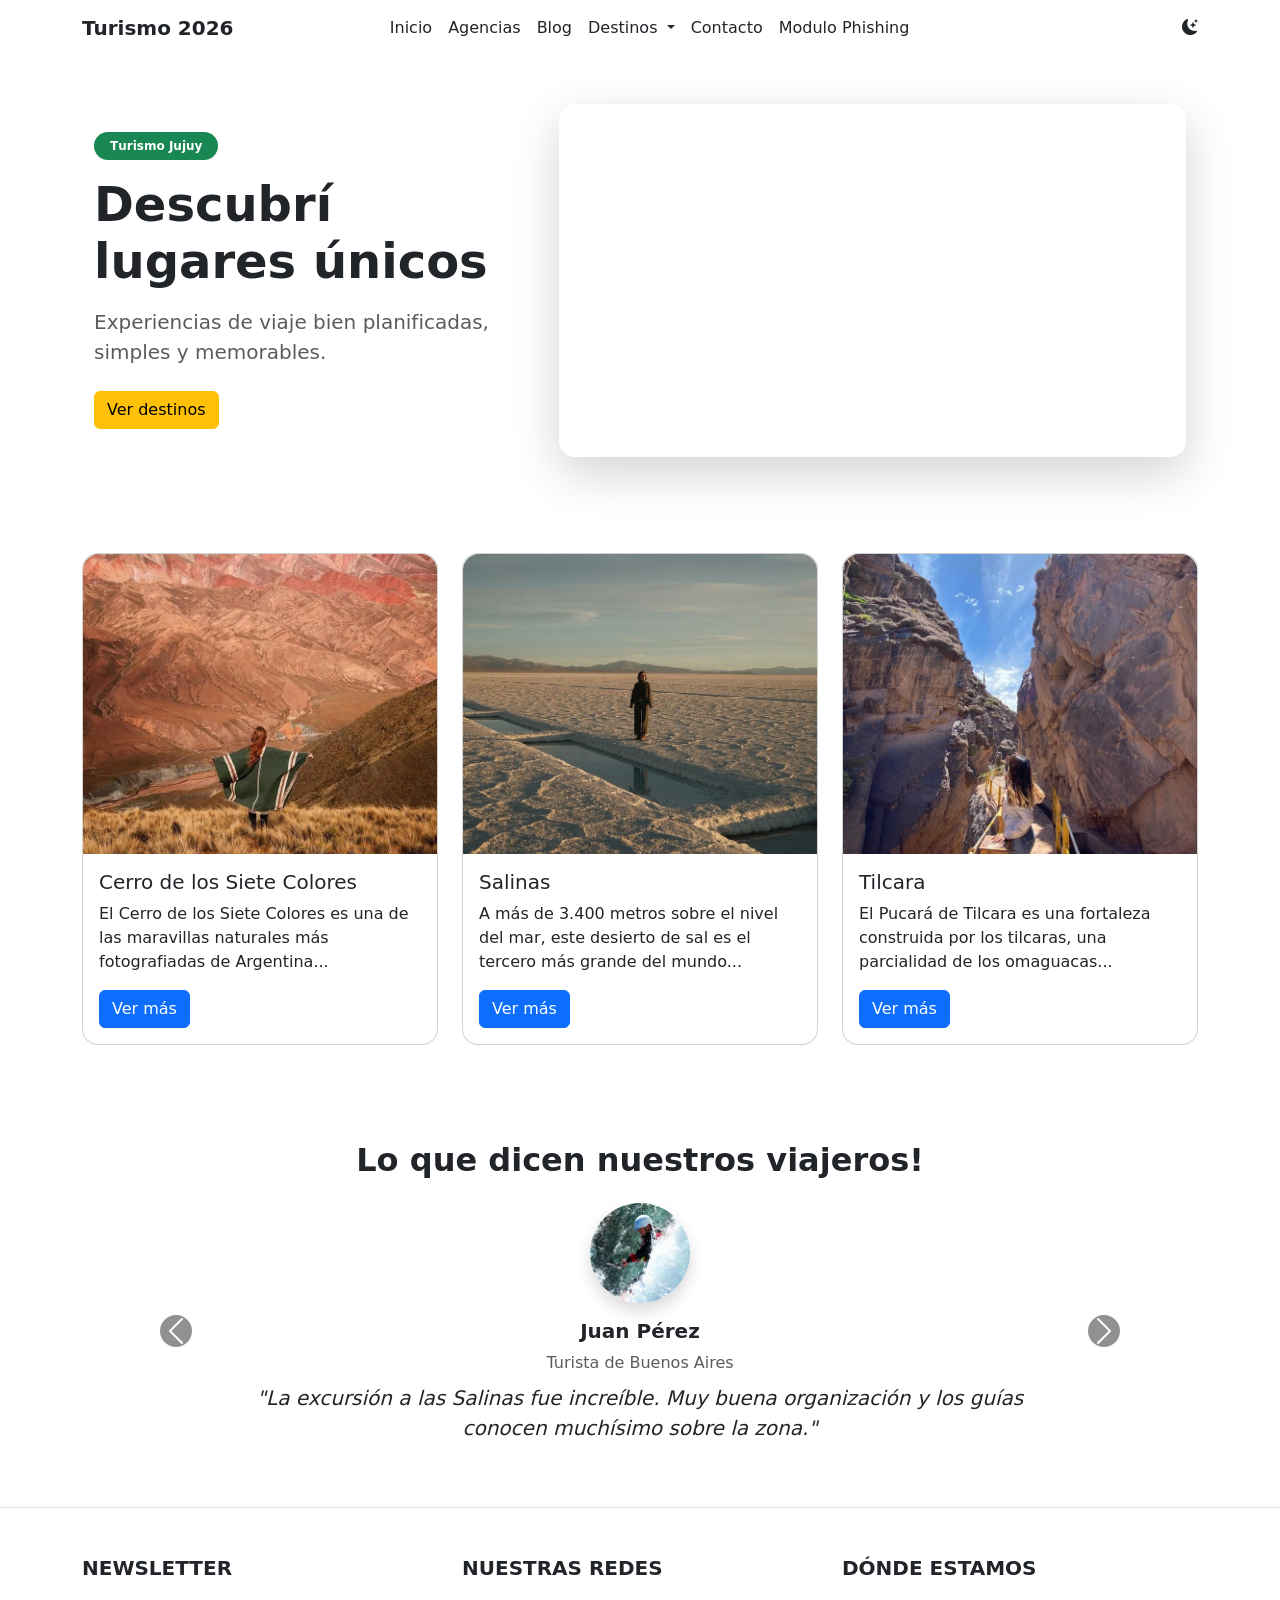
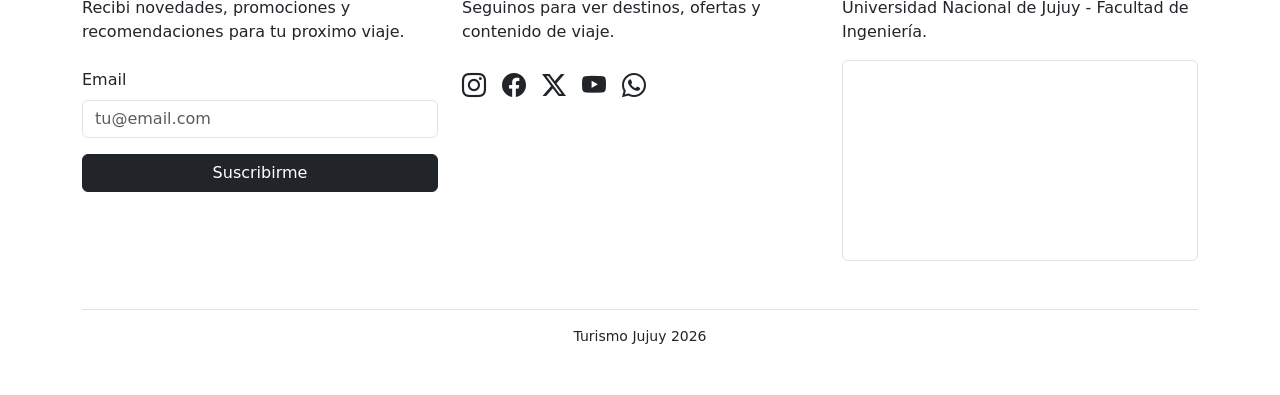
<file: index.html>
<!doctype html>
<html lang="es">

<head>
    <meta charset="UTF-8" />
    <meta name="viewport" content="width=device-width, initial-scale=1.0" />
    <title>Turismo Jujuy 2026 - Inicio</title>

    <link href="https://cdn.jsdelivr.net/npm/bootstrap@5.3.3/dist/css/bootstrap.min.css" rel="stylesheet" />
    <link rel="stylesheet" href="https://cdn.jsdelivr.net/npm/bootstrap-icons@1.11.3/font/bootstrap-icons.min.css" />

    <link rel="stylesheet" href="/assets/css/main.css" />
    <link rel="stylesheet" href="/assets/css/home.css" />
</head>

<body>
    <div id="navbar-placeholder"></div>
    <main class="container">
        <section class="py-5">
            <div class="container">
                <div class="row align-items-center g-4">
                    <div class="col-lg-5">
                        <span id="titulo-animado"  class="badge text-bg-success rounded-pill px-3 py-2 mb-3">
                Turismo Jujuy
              </span>
                        <h1 class="display-5 fw-bold mb-3">Descubrí lugares únicos</h1>
                        <p class="lead text-body-secondary mb-4">
                            Experiencias de viaje bien planificadas, simples y memorables.
                        </p>
                        <a href="/pages/destinos.html" class="btn btn-warning">Ver destinos</a>
                    </div>

                    <div class="col-lg-7">
                        <div class="position-relative rounded-4 overflow-hidden shadow-lg">
                            <div class="ratio ratio-16x9">
                                <iframe class="hero-yt" src="https://www.youtube.com/embed/TWhVhzpu040?autoplay=1&mute=1&controls=0&loop=1&playlist=TWhVhzpu040&modestbranding=1&rel=0" title="Video de presentacion" allow="autoplay; encrypted-media; picture-in-picture" referrerpolicy="strict-origin-when-cross-origin"
                                    allowfullscreen></iframe>
                            </div>
                        </div>
                    </div>
                </div>
            </div>
        </section>

        <section class="py-5">
            <div class="row g-4">
                <div class="col-12 col-md-6 col-lg-4">
                    <div class="card rounded-4">
                        <img src="./assets/img/humahuaca.webp" class="card-img-custom rounded-top-4" />
                        <div class="card-body">
                            <h5 class="card-title">Cerro de los Siete Colores</h5>
                            <p class="card-text">
                                El Cerro de los Siete Colores es una de las maravillas naturales más fotografiadas de Argentina...
                            </p>
                            <a href="/pages/blog.html#CerroSieteColores" class="btn btn-primary">Ver más</a
                >
              </div>
            </div>
          </div>

          <div class="col-12 col-md-6 col-lg-4">
            <div class="card rounded-4">
              <img
                src="./assets/img/salinas.webp"
                class="card-img-custom rounded-top-4"
              />
              <div class="card-body ">
                <h5 class="card-title">Salinas</h5>
                <p class="card-text">
                  A más de 3.400 metros sobre el nivel del mar, este desierto de sal es el tercero más grande del mundo...
                </p>
                <a href="/pages/blog.html#Salinas" class="btn btn-primary"
                  >Ver más</a
                >
              </div>
            </div>
          </div>

          <div class="col-12 col-md-6 col-lg-4">
            <div class="card rounded-4">
              <img
                src="./assets/img/tilcara.webp"
                class="card-img-custom rounded-top-4"
              />
              <div class="card-body">
                <h5 class="card-title">Tilcara</h5>
                <p class="card-text">
                  El Pucará de Tilcara es una fortaleza construida por los tilcaras, una parcialidad de los omaguacas...
                </p>
                <a href="/pages/blog.html#Tilcara" class="btn btn-primary"
                  >Ver más</a
                >
              </div>
            </div>
          </div>
        </div>
      </section>

      <section class="py-5 ">
        <div class="container">
          <h2 class="text-center mb-4 fw-bold">
            Lo que dicen nuestros viajeros!
          </h2>

          <div
            id="carouselTestimonios"
            class="carousel slide"
            data-bs-ride="carousel"
          >
            <div class="carousel-inner">
              <div class="carousel-item active">
                <div
                  class="d-flex flex-column align-items-center text-center px-5"
                >
                  <img
                    src="./assets/img/perfil1.webp"
                    class="rounded-circle mb-3 shadow viajero"
                    alt="Viajero 1"
                  />
                  <h5 class="fw-bold">Juan Pérez</h5>
                  <p class="text-muted mb-2">Turista de Buenos Aires</p>
                  <p class="fst-italic lead">
                    "La excursión a las Salinas fue increíble. Muy buena
                    organización y los guías conocen muchísimo sobre la zona."
                  </p>
                </div>
              </div>

              <div class="carousel-item">
                <div
                  class="d-flex flex-column align-items-center text-center px-5"
                >
                  <img
                    src="./assets/img/perfil2.webp"
                    class="rounded-circle mb-3 shadow viajero"
                    alt="Viajero 2"
                  />
                  <h5 class="fw-bold">María García</h5>
                  <p class="text-muted mb-2">Visitante de Córdoba</p>
                  <p class="fst-italic lead">
                    "Purmamarca es un sueño y el hotel que nos recomendaron
                    tenía la mejor vista al Cerro de los Siete Colores."
                  </p>
                </div>
              </div>

<div class="carousel-item">
                <div
                  class="d-flex flex-column align-items-center text-center px-5"
                >
                  <img
                    src="./assets/img/perfil3.webp"
                    class="rounded-circle mb-3 shadow viajero"
                    alt="Viajero 2"
                  />
                  <h5 class="fw-bold">Jose Pino</h5>
                  <p class="text-muted mb-2">Visitante de Chile</p>
                  <p class="fst-italic lead">
                    "Muy lindo todo y las promociones de lujo! 100% Recomandado desde chile saludos a todos los que viajen con esta pagina!                ."
                  </p>
                </div>
              </div>

              <div class="carousel-item">
                <div
                  class="d-flex flex-column align-items-center text-center px-5"
                >
                  <img
                    src="./assets/img/perfil4.webp"
                    class="rounded-circle mb-3 shadow viajero"
                    alt="Viajero 2"
                  />
                  <h5 class="fw-bold">Facundo Castro</h5>
                  <p class="text-muted mb-2">Visitante de Cordoba</p>
                  <p class="fst-italic lead">
                    "Humahuaca fue un hermoso destino y el hotel que nos recomendaron
                    tenía la mejor vista a las montañas."
                  </p>
                </div>
              </div>

            </div>

            <button
              class="carousel-control-prev"
              type="button"
              data-bs-target="#carouselTestimonios"
              data-bs-slide="prev"
            >
              <span
                class="carousel-control-prev-icon bg-dark rounded-circle"
                aria-hidden="true"
              ></span>
              <span class="visually-hidden">Anterior</span>
            </button>
            <button
              class="carousel-control-next"
              type="button"
              data-bs-target="#carouselTestimonios"
              data-bs-slide="next"
            >
              <span
                class="carousel-control-next-icon bg-dark rounded-circle"
                aria-hidden="true"
              ></span>
              <span class="visually-hidden">Siguiente</span>
            </button>
          </div>
        </div>
      </section>
    </main>

    <div id="footer-placeholder"></div>
  </body>
  <script src="https://code.jquery.com/jquery-3.7.1.min.js"></script>
  <script src="https://cdn.jsdelivr.net/npm/bootstrap@5.3.3/dist/js/bootstrap.bundle.min.js"></script>

  <script src="assets/js/main.js"></script>
  <script src="assets/js/home.js"></script>
</html>
</file>
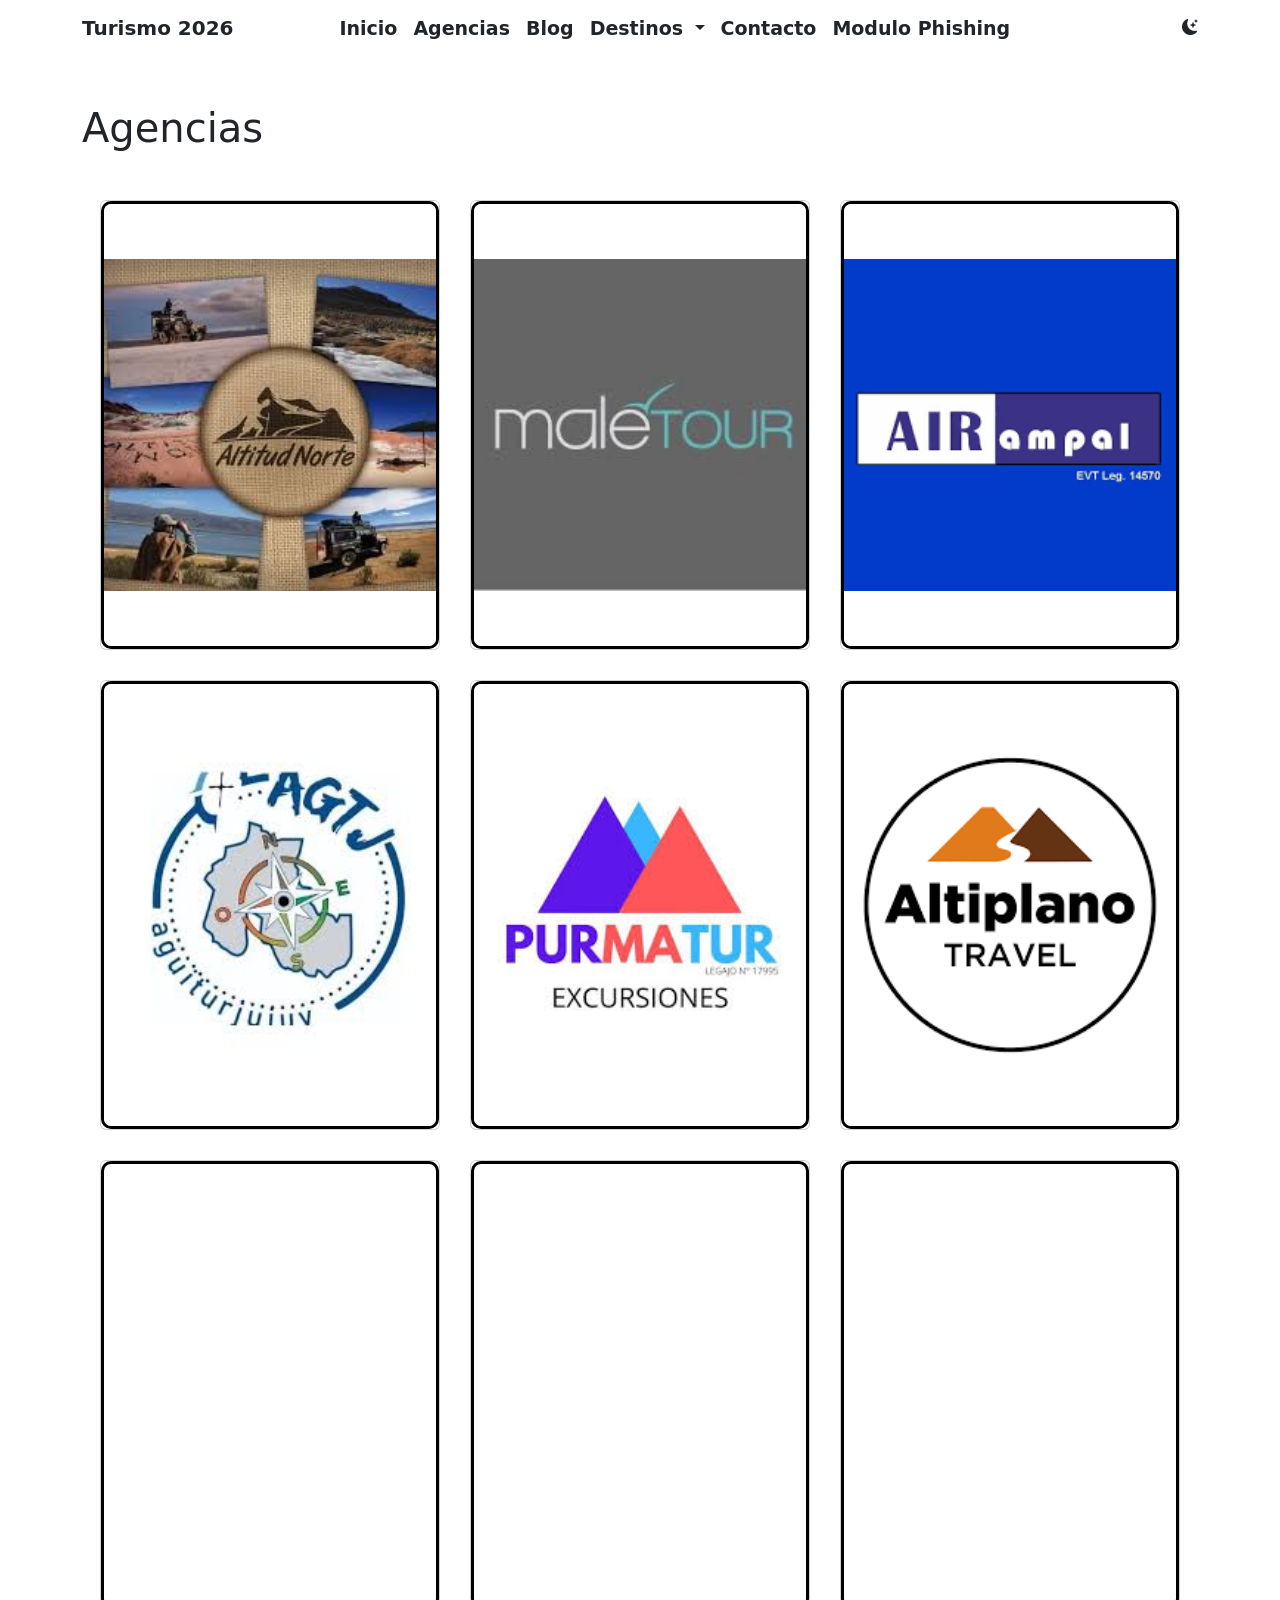
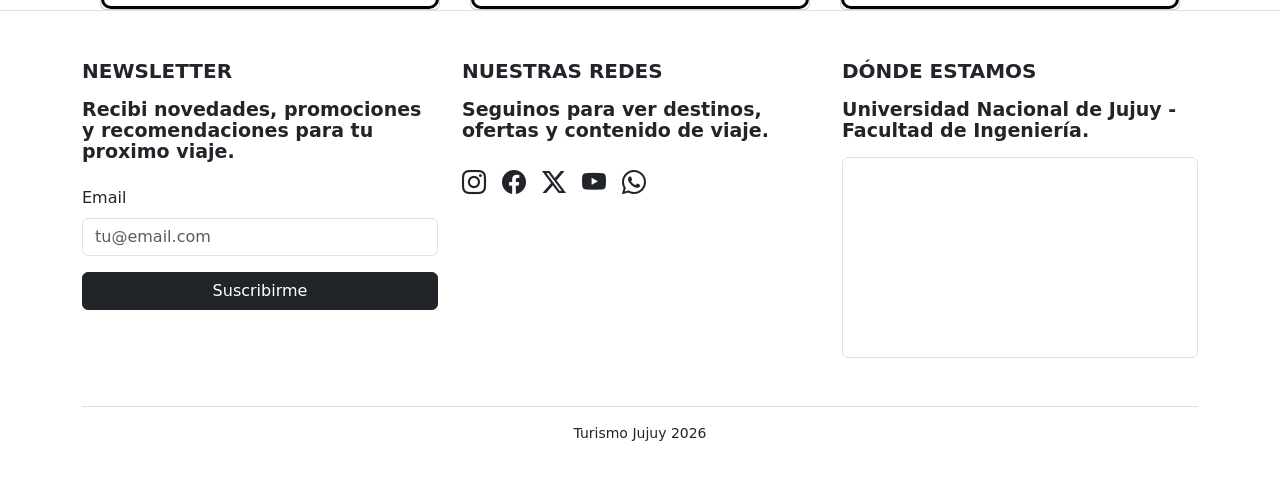
<file: pages/agencias.html>
<!doctype html>
<html lang="en">
  <head>
    <meta charset="UTF-8" />
    <meta name="viewport" content="width=device-width, initial-scale=1.0" />
    <link
      href="https://cdn.jsdelivr.net/npm/bootstrap@5.3.3/dist/css/bootstrap.min.css"
      rel="stylesheet"
    />
    <!-- Boostrap 5.3.3. -->
    <link
      rel="stylesheet"
      href="https://cdn.jsdelivr.net/npm/bootstrap-icons@1.11.3/font/bootstrap-icons.min.css"
    />
    <!-- Boostrap Icons -->
    <link rel="stylesheet" href="../assets/css/main.css" />
     <!-- estilos css -->
     <link rel="stylesheet" href="../assets/css/agencias.css"/>
    <title>Document</title>
  </head>

  <body>
    <div id="navbar-placeholder"></div>
    <!--NavBar con JQuery-->
    <main class="container my-5">
      <h1>Agencias</h1>
    </main>
        <div id="container">
      <div class="card">
        <div class="interior">
          <div class="frontal">
            <img class="imga" src="../assets/img/images (1).jfif" />
          </div>
          <div class="trasera">
            <p>
              Situada en el corazón de Tilcara, es especialista en el terreno de
              la Quebrada de Humahuaca. Destaca por su conocimiento local
              profundo, ofreciendo experiencias auténticas y logística en una de
              las zonas más visitadas de la provincia.
            </p>
            <ul>
              <li>
                Experiencias de Altura: Logística especializada para quienes
                buscan pernoctar en los pueblos de la Quebrada y necesitan guías
                con conocimiento del clima de montaña.
              </li>
              <li>
                Conexión con Humahuaca: Recorridos que visitan las iglesias
                coloniales de Uquía, el Trópico de Capricornio en Huacalera y el
                Monumento a la Independencia.
              </li>
            </ul>
            <div class="estrellas">
              <input type="radio" name="estrella1" id="estrella1-5" /><label
                for="estrella1-5"
                >★</label
              >
              <input type="radio" name="estrella1" id="estrella1-4" /><label
                for="estrella1-4"
                >★</label
              >
              <input type="radio" name="estrella1" id="estrella1-3" /><label
                for="estrella1-3"
                >★</label
              >
              <input type="radio" name="estrella1" id="estrella1-2" /><label
                for="estrella1-2"
                >★</label
              >
              <input type="radio" name="estrella1" id="estrella1-1" /><label
                for="estrella1-1"
                >★</label
              >
            </div>
          </div>
        </div>
      </div>

      <div class="card">
        <div class="interior">
          <div class="frontal">
            <img class="imga" src="../assets/img/images (2).jfif" />
          </div>
          <div class="trasera">
            <p>
              Male Tour,ubicada en la zona céntrica de la capital, ofrece una
              amplia gama de servicios turísticos que incluyen desde la emisión
              de pasajes hasta la organización de itinerarios a medida para
              recorrer los paisajes del NOA.
            </p>
            <ul>
              <li>
                Traslados Ejecutivos: Servicios de transfer privados desde el
                aeropuerto hacia los hoteles de la Quebrada.
              </li>
              <li>
                City Tour Histórico: Recorridos detallados por San Salvador de
                Jujuy, incluyendo la arquitectura de Lola Mora.
              </li>
            </ul>
            <div class="estrellas">
              <input type="radio" name="estrella2" id="estrella2-5" /><label
                for="estrella2-5"
                >★</label
              >
              <input type="radio" name="estrella2" id="estrella2-4" /><label
                for="estrella2-4"
                >★</label
              >
              <input type="radio" name="estrella2" id="estrella2-3" /><label
                for="estrella2-3"
                >★</label
              >
              <input type="radio" name="estrella2" id="estrella2-2" /><label
                for="estrella2-2"
                >★</label
              >
              <input type="radio" name="estrella2" id="estrella2-1" /><label
                for="estrella2-1"
                >★</label
              >
            </div>
          </div>
        </div>
      </div>

      <div class="card">
        <div class="interior">
          <div class="frontal">
            <img class="imga" src="../assets/img/expedia.png" />
          </div>
          <div class="trasera">
            <p>
              Con base en El Carmen, Airampal Turismo se especializa en el
              turismo regional, promoviendo los atractivos de la zona de los
              valles y ofreciendo soluciones de transporte y paseos para la
              comunidad local y visitantes.
            </p>
            <ul>
              <li>
                Turismo Religioso: Salidas grupales organizadas hacia centros de
                peregrinación y eventos culturales.
              </li>
              <li>
                Circuitos de los Valles: Recorridos por la zona de los diques
                (La Ciénaga y Las Maderas).
              </li>
            </ul>
            <div class="estrellas">
              <input type="radio" name="estrella3" id="estrella3-5" /><label
                for="estrella3-5"
                >★</label
              >
              <input type="radio" name="estrella3" id="estrella3-4" /><label
                for="estrella3-4"
                >★</label
              >
              <input type="radio" name="estrella3" id="estrella3-3" /><label
                for="estrella3-3"
                >★</label
              >
              <input type="radio" name="estrella3" id="estrella3-2" /><label
                for="estrella3-2"
                >★</label
              >
              <input type="radio" name="estrella3" id="estrella3-1" /><label
                for="estrella3-1"
                >★</label
              >
            </div>
          </div>
        </div>
      </div>

      <div class="card">
        <div class="interior">
          <div class="frontal">
            <img class="imga" src="../assets/img/images (3).jfif" />
          </div>
          <div class="trasera">
            <p>
              Esta asociación agrupa a profesionales certificados, por lo que su
              oferta no es un paquete rígido, sino un servicio de acompañamiento
              experto:
            </p>
            <ul>
              <li>
                City Tours Especializados: Recorridos históricos por San
                Salvador de Jujuy, centrados en las esculturas de Lola Mora y la
                historia de la Bandera de la Libertad Civil.
              </li>
              <li>
                Turismo Educativo y de Eventos: Servicios de guiado para
                delegaciones escolares, congresos y grupos que requieren una
                explicación técnica y profesional de la geología y cultura
                local.
              </li>
            </ul>
            <div class="estrellas">
              <input type="radio" name="estrella4" id="estrella4-5" /><label
                for="estrella4-5"
                >★</label
              >
              <input type="radio" name="estrella4" id="estrella4-4" /><label
                for="estrella4-4"
                >★</label
              >
              <input type="radio" name="estrella4" id="estrella4-3" /><label
                for="estrella4-3"
                >★</label
              >
              <input type="radio" name="estrella4" id="estrella4-2" /><label
                for="estrella4-2"
                >★</label
              >
              <input type="radio" name="estrella4" id="estrella4-1" /><label
                for="estrella4-1"
                >★</label
              >
            </div>
          </div>
        </div>
      </div>

      <div class="card">
        <div class="interior">
          <div class="frontal">
            <img class="imga" src="../assets/img/images.jfif" />
          </div>
          <div class="trasera">
            <p>
              Purmatur está ubicada estratégicamente en el centro de San
              Salvador, es una de las agencias con mayor trayectoria en
              servicios receptivos, brindando logística confiable y recorridos
              tradicionales por todo el Noroeste Argentino.
            </p>
            <ul>
              <li>
                Vuelta a los Valles: Un recorrido que incluye las Lagunas de
                Yala y Termas de Reyes.
              </li>
              <li>
                Tren solar de la Quebrada: Gestión de traslados y tickets para
                la experiencia del nuevo tren turístico.
              </li>
            </ul>
            <div class="estrellas">
              <input type="radio" name="estrella5" id="estrella5-5" /><label
                for="estrella5-5"
                >★</label
              >
              <input type="radio" name="estrella5" id="estrella5-4" /><label
                for="estrella5-4"
                >★</label
              >
              <input type="radio" name="estrella5" id="estrella5-3" /><label
                for="estrella5-3"
                >★</label
              >
              <input type="radio" name="estrella5" id="estrella5-2" /><label
                for="estrella5-2"
                >★</label
              >
              <input type="radio" name="estrella5" id="estrella5-1" /><label
                for="estrella5-1"
                >★</label
              >
            </div>
          </div>
        </div>
      </div>

      <div class="card">
        <div class="interior">
          <div class="frontal">
            <img class="imga" src="../assets/img/tipadvisor.png" />
          </div>
          <div class="trasera">
            <p>
              Altiplano Travel es una empresa de viajes y turismo con más de 25
              años de trayectoria, posicionada como operadora mayorista
              especializada exclusivamente en el Noroeste Argentino (NOA).
            </p>
            <ul>
              <li>
                Especialización: Son expertos en diseñar circuitos tradicionales
                y viajes a medida en las provincias de Jujuy, Salta y Tucumán.
              </li>
              <li>
                Enfoque: Se destacan por ser operadores mayoristas, lo que
                significa que a menudo proveen servicios a otras agencias,
                garantizando logística propia y guías profesionales.
              </li>
            </ul>
            <div class="estrellas">
              <input type="radio" name="estrella6" id="estrella6-5" /><label
                for="estrella6-5"
                >★</label
              >
              <input type="radio" name="estrella6" id="estrella6-4" /><label
                for="estrella6-4"
                >★</label
              >
              <input type="radio" name="estrella6" id="estrella6-3" /><label
                for="estrella6-3"
                >★</label
              >
              <input type="radio" name="estrella6" id="estrella6-2" /><label
                for="estrella6-2"
                >★</label
              >
              <input type="radio" name="estrella6" id="estrella6-1" /><label
                for="estrella6-1"
                >★</label
              >
            </div>
          </div>
        </div>
      </div>

      <div class="card">
        <div class="interior">
          <div class="frontal">
            <img class="imga" src="../assets/img/descarga.jfif" />
          </div>
          <div class="trasera">
            <p>
              En "Mil Destinos Jujuy" son Especialistas en conectar a los
              viajeros con los rincones más emblemáticos de la provincia. Se
              destacan por su gestión de pasajes, hotelería y una variada oferta
              de paquetes turísticos adaptados a diferentes presupuestos.
            </p>
            <p>
              Al operar como "local virtual", se especializan en la gestión ágil
              de:
            </p>
            <ul>
              <li>
                Turismo Receptivo: Recepción de viajeros con itinerarios
                optimizados para conocer la Puna y los Valles.
              </li>
              <li>
                Asesoramiento Digital: Especialistas en resolver reservas de
                último momento vía web.
              </li>
            </ul>
            <div class="estrellas">
              <input type="radio" name="estrella7" id="estrella7-5" /><label
                for="estrella7-5"
                >★</label
              >
              <input type="radio" name="estrella7" id="estrella7-4" /><label
                for="estrella7-4"
                >★</label
              >
              <input type="radio" name="estrella7" id="estrella7-3" /><label
                for="estrella7-3"
                >★</label
              >
              <input type="radio" name="estrella7" id="estrella7-2" /><label
                for="estrella7-2"
                >★</label
              >
              <input type="radio" name="estrella7" id="estrella7-1" /><label
                for="estrella7-1"
                >★</label
              >
            </div>
          </div>
        </div>
      </div>

      <div class="card">
        <div class="interior">
          <div class="frontal">
            <img class="imga" src="../assets/img/agoda.png" />
          </div>
          <div class="trasera">
            <p>
              En ADN TRAVEL son referente en turismo receptivo en la capital
              jujeña. Su fuerte son las excursiones guiadas y los traslados
              privados de alta calidad, diseñados para quienes buscan conocer la
              Puna y la Quebrada con atención exclusiva.
            </p>
            <p>
              Ofrece una de las carteleras más variadas de excursiones desde la
              capital:
            </p>
            <ul>
              <li>
                Clásicos del Norte: Salinas Grandes, Purmamarca (Paseo de los
                Colorados) y Quebrada de Humahuaca.
              </li>
              <li>
                Destinos Especiales: Excursiones a Iruya (pueblo entre nubes) y
                el Hornocal (Cerro de los 14 colores).
              </li>
            </ul>
            <div class="estrellas">
              <input type="radio" name="estrella8" id="estrella8-5" /><label
                for="estrella8-5"
                >★</label
              >
              <input type="radio" name="estrella8" id="estrella8-4" /><label
                for="estrella8-4"
                >★</label
              >
              <input type="radio" name="estrella8" id="estrella8-3" /><label
                for="estrella8-3"
                >★</label
              >
              <input type="radio" name="estrella8" id="estrella8-2" /><label
                for="estrella8-2"
                >★</label
              >
              <input type="radio" name="estrella8" id="estrella8-1" /><label
                for="estrella8-1"
                >★</label
              >
            </div>
          </div>
        </div>
      </div>
      <div class="card">
        <div class="interior">
          <div class="frontal">
            <img
              class="imga"
              src="../assets/img/logo-altamira-color-mePLPbEEERC2X8Wb.avif"
            />
          </div>
          <div class="trasera">
            <p>
              Agencia integral con sede en San Salvador de Jujuy que combina la
              venta de paquetes nacionales e internacionales con un fuerte
              enfoque en el asesoramiento personalizado para viajes de placer y
              corporativos.
            </p>
            <p>
              Se enfoca en la planificación personalizada tanto para individuos
              como para grupos. Sus servicios principales incluyen:
            </p>
            <ul>
              <li>
                Viajes Grupales y a Medida: Organización de itinerarios
                específicos por el NOA.
              </li>
              <li>
                Turismo Recreativo: Seguimiento y respaldo constante durante el
                viaje.
              </li>
            </ul>
            <div class="estrellas">
              <input type="radio" name="estrella9" id="estrella9-5" /><label
                for="estrella9-5"
                >★</label
              >
              <input type="radio" name="estrella9" id="estrella9-4" /><label
                for="estrella9-4"
                >★</label
              >
              <input type="radio" name="estrella9" id="estrella9-3" /><label
                for="estrella9-3"
                >★</label
              >
              <input type="radio" name="estrella9" id="estrella9-2" /><label
                for="estrella9-2"
                >★</label
              >
              <input type="radio" name="estrella9" id="estrella9-1" /><label
                for="estrella9-1"
                >★</label
              >
            </div>
          </div>
        </div>
      </div>
    </div>

    
    
    <div id="footer-placeholder"></div>
    <!--Footer con JQuery-->
    
    
    <script src="https://code.jquery.com/jquery-3.7.1.min.js"></script>
    <script src="https://cdn.jsdelivr.net/npm/bootstrap@5.3.3/dist/js/bootstrap.bundle.min.js"></script>
    <script src="../assets/js/main.js"></script>
    <script src="../assets/js/agencias.js"></script>
  </body>
</html>
</file>
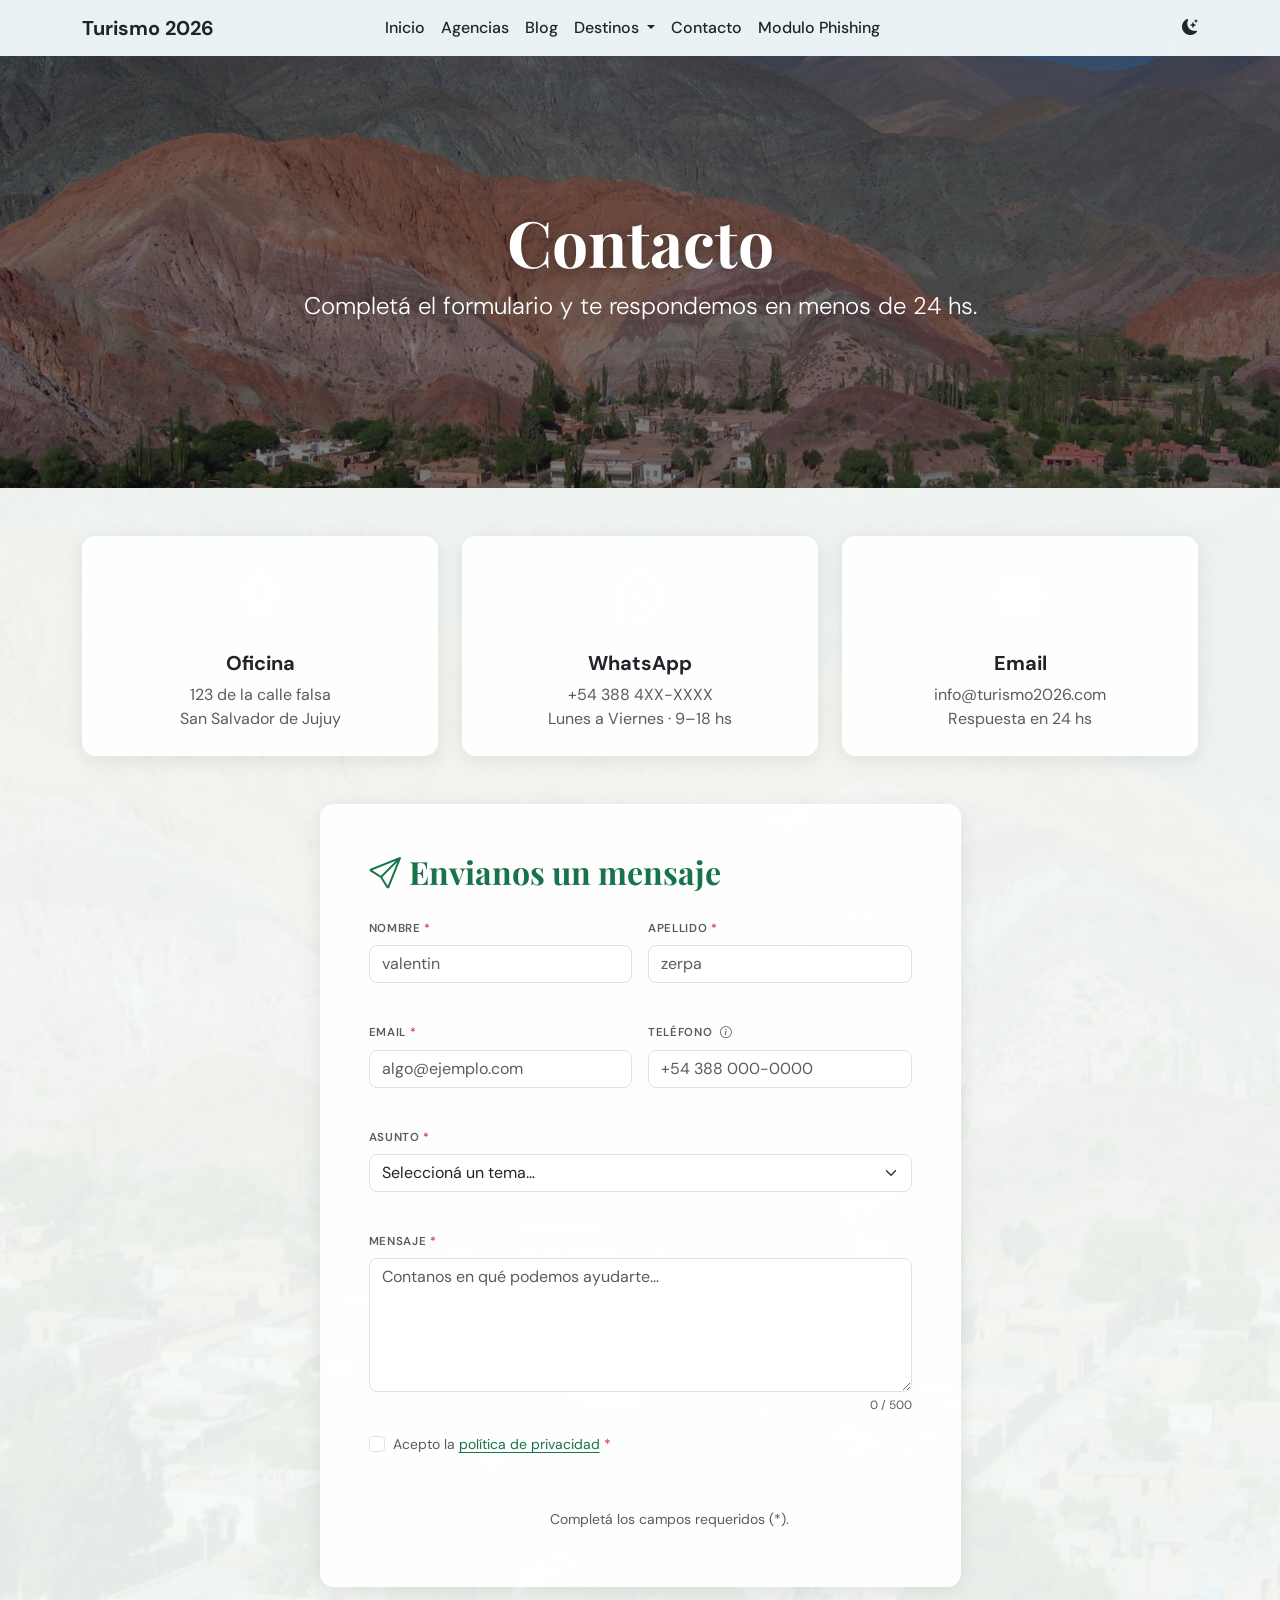
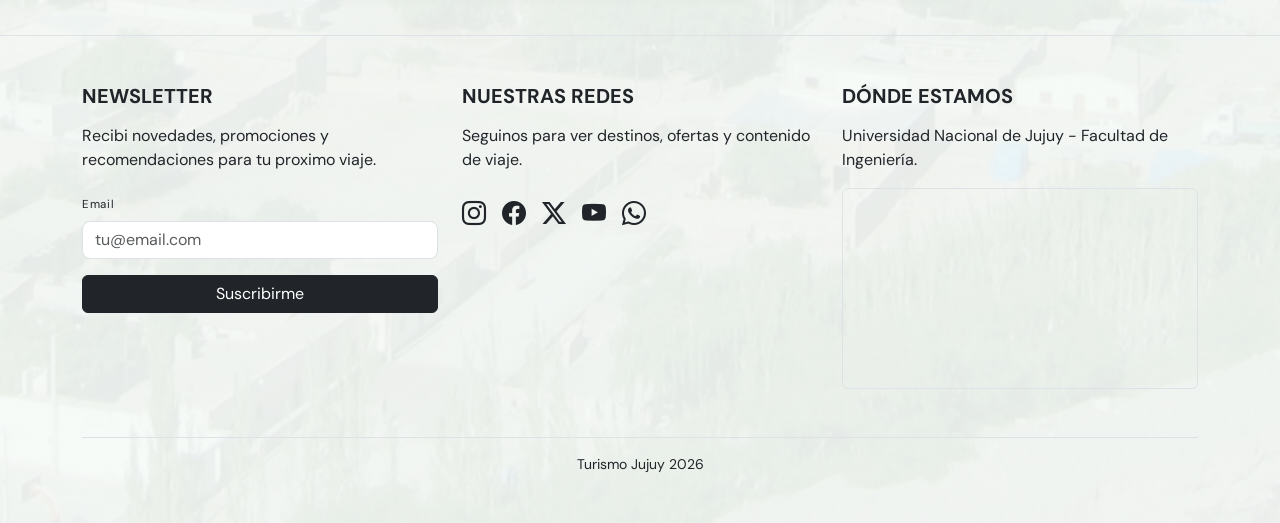
<file: pages/contacto.html>
<!doctype html>
<html lang="es">
  <head>
    <meta charset="UTF-8" />
    <meta name="viewport" content="width=device-width, initial-scale=1.0" />
    <link href="https://cdn.jsdelivr.net/npm/bootstrap@5.3.3/dist/css/bootstrap.min.css" rel="stylesheet" />
    <link rel="stylesheet" href="https://cdn.jsdelivr.net/npm/bootstrap-icons@1.11.3/font/bootstrap-icons.min.css" />
    <link rel="stylesheet" href="../assets/css/main.css" />
    <link rel="stylesheet" href="../assets/css/contacto.css" />
    <title>Contacto - Turismo 2026</title>
  </head>
  <body>

    <div id="navbar-placeholder"></div>

    <!-- HERO -->
    <header class="hero-contacto text-white d-flex align-items-center justify-content-center text-center">
      <div>
        <h1 class="display-3 fw-bold">Contacto</h1>
        <p class="fs-4 lead">Completá el formulario y te respondemos en menos de 24 hs.</p>
      </div>
    </header>

    <main class="container my-5">

      <!-- CARDS INFO -->
      <div class="row g-4 justify-content-center mb-5 text-center">
        <div class="col-12 col-sm-6 col-lg-4">
          <div class="caja-translucida p-4 h-100">
            <i class="bi bi-geo-alt-fill display-5 layouts-custom rounded-circle p-2 text-white mb-3 d-inline-block"></i>
            <h5 class="fw-bold">Oficina</h5>
            <p class="text-muted mb-0">123 de la calle falsa<br>San Salvador de Jujuy</p>
          </div>
        </div>
        <div class="col-12 col-sm-6 col-lg-4">
          <div class="caja-translucida p-4 h-100">
            <i class="bi bi-whatsapp display-5 layouts-custom rounded-circle p-2 text-white mb-3 d-inline-block"></i>
            <h5 class="fw-bold">WhatsApp</h5>
            <p class="text-muted mb-0">+54 388 4XX-XXXX<br>Lunes a Viernes · 9–18 hs</p>
          </div>
        </div>
        <div class="col-12 col-sm-6 col-lg-4">
          <div class="caja-translucida p-4 h-100">
            <i class="bi bi-envelope-fill display-5 layouts-custom rounded-circle p-2 text-white mb-3 d-inline-block"></i>
            <h5 class="fw-bold">Email</h5>
            <p class="text-muted mb-0">info@turismo2026.com<br>Respuesta en 24 hs</p>
          </div>
        </div>
      </div>

      <!-- FORMULARIO CENTRADO -->
      <div class="row justify-content-center">
        <div class="col-12 col-md-10 col-lg-8 col-xl-7">
          <div class="caja-translucida p-4 p-md-5">

            <h2 class="fw-bold mb-4 contacto-titulo-form">
              <i class="bi bi-send me-2"></i>Envianos un mensaje
            </h2>

            <form id="contactForm" novalidate autocomplete="off">

              <div class="row g-3 mb-3">
                <div class="col-12 col-sm-6">
                  <label class="form-label fw-semibold small text-uppercase text-muted" for="nombre">Nombre <span class="text-danger">*</span></label>
                  <input type="text" class="form-control" id="nombre" placeholder="valentin"
                    required minlength="2" maxlength="50" pattern="^[A-Za-zÀ-ÿ\s]+$" />
                  <div class="contacto-feedback" id="fb-nombre"></div>
                </div>
                <div class="col-12 col-sm-6">
                  <label class="form-label fw-semibold small text-uppercase text-muted" for="apellido">Apellido <span class="text-danger">*</span></label>
                  <input type="text" class="form-control" id="apellido" placeholder="zerpa"
                    required minlength="2" maxlength="50" pattern="^[A-Za-zÀ-ÿ\s]+$" />
                  <div class="contacto-feedback" id="fb-apellido"></div>
                </div>
              </div>

              <div class="row g-3 mb-3">
                <div class="col-12 col-sm-6">
                  <label class="form-label fw-semibold small text-uppercase text-muted" for="email">Email <span class="text-danger">*</span></label>
                  <input type="email" class="form-control" id="email" placeholder="algo@ejemplo.com"
                    required maxlength="100" />
                  <div class="contacto-feedback" id="fb-email"></div>
                </div>
                <div class="col-12 col-sm-6">
                  <label class="form-label fw-semibold small text-uppercase text-muted" for="telefono">
                    Teléfono
                    <i class="bi bi-info-circle ms-1" data-bs-toggle="tooltip"
                       data-bs-placement="top" title="Opcional. Ej: +54 388 000-0000"></i>
                  </label>
                  <input type="tel" class="form-control" id="telefono"
                    placeholder="+54 388 000-0000" maxlength="20"
                    pattern="^[\d\s\+\-\(\)]{7,20}$" />
                  <div class="contacto-feedback" id="fb-telefono"></div>
                </div>
              </div>

              <div class="mb-3">
                <label class="form-label fw-semibold small text-uppercase text-muted" for="asunto">Asunto <span class="text-danger">*</span></label>
                <select class="form-select" id="asunto" required>
                  <option value="" disabled selected>Seleccioná un tema…</option>
                  <option value="consulta">Consulta general</option>
                  <option value="reserva">Reserva de paquete</option>
                  <option value="presupuesto">Solicitar presupuesto</option>
                  <option value="reclamo">Reclamo / Sugerencia</option>
                  <option value="otro">Otro</option>
                </select>
                <div class="contacto-feedback" id="fb-asunto"></div>
              </div>

              <div class="mb-3">
                <label class="form-label fw-semibold small text-uppercase text-muted" for="mensaje">Mensaje <span class="text-danger">*</span></label>
                <textarea class="form-control" id="mensaje" rows="5"
                  placeholder="Contanos en qué podemos ayudarte…"
                  required minlength="10" maxlength="500"></textarea>
                <div class="d-flex justify-content-between mt-1">
                  <div class="contacto-feedback" id="fb-mensaje"></div>
                  <span class="small text-muted" id="charCount">0 / 500</span>
                </div>
              </div>

              <div class="mb-4">
                <div class="form-check">
                  <input class="form-check-input" type="checkbox" id="privacidad" required />
                  <label class="form-check-label small text-muted" for="privacidad">
                    Acepto la <a href="#" class="contacto-link">política de privacidad</a>
                    <span class="text-danger">*</span>
                  </label>
                </div>
                <div class="contacto-feedback" id="fb-privacidad"></div>
              </div>

              <div class="d-flex align-items-center gap-3 flex-wrap">
                <button type="submit" class="btn layouts-custom text-white fw-semibold" id="btnSubmit" disabled>
                  <i class="bi bi-send me-2"></i>Enviar mensaje
                </button>
                <span class="small text-muted" id="formStatus">Completá los campos requeridos (*).</span>
              </div>

            </form>
          </div>
        </div>
      </div>

    </main>

    <!-- SPINNER OVERLAY -->
    <div id="spinnerOverlay">
      <div class="spinner-border text-white" role="status" style="width:3rem;height:3rem;">
        <span class="visually-hidden">Enviando...</span>
      </div>
      <p class="text-white mt-2 mb-0 small">Enviando tu mensaje…</p>
    </div>

    <!-- MODAL -->
    <div class="modal fade" id="modalConfirmacion" tabindex="-1" aria-hidden="true">
      <div class="modal-dialog modal-dialog-centered">
        <div class="modal-content">
          <div class="modal-header layouts-custom text-white">
            <h5 class="modal-title"><i class="bi bi-check-circle me-2"></i>¡Mensaje enviado!</h5>
            <button type="button" class="btn-close btn-close-white" data-bs-dismiss="modal"></button>
          </div>
          <div class="modal-body text-center py-4">
            <i class="bi bi-envelope-check-fill display-3 mb-3 contacto-icon-ok"></i>
            <h5 class="fw-bold mb-2">¡Gracias por contactarnos!</h5>
            <p class="text-muted">
              Te responderemos al email
              <strong id="emailConfirm" class="contacto-link"></strong>
              en menos de 24 horas.
            </p>
          </div>
          <div class="modal-footer justify-content-center">
            <button type="button" class="btn layouts-custom text-white fw-semibold px-4" data-bs-dismiss="modal">
              <i class="bi bi-house me-2"></i>Volver al inicio
            </button>
          </div>
        </div>
      </div>
    </div>

    <div id="footer-placeholder"></div>

    <script src="https://code.jquery.com/jquery-3.7.1.min.js"></script>
    <script src="https://cdn.jsdelivr.net/npm/bootstrap@5.3.3/dist/js/bootstrap.bundle.min.js"></script>
    <script src="../assets/js/main.js"></script>
    <script src="../assets/js/contacto.js"></script>
  </body>
</html>
</file>
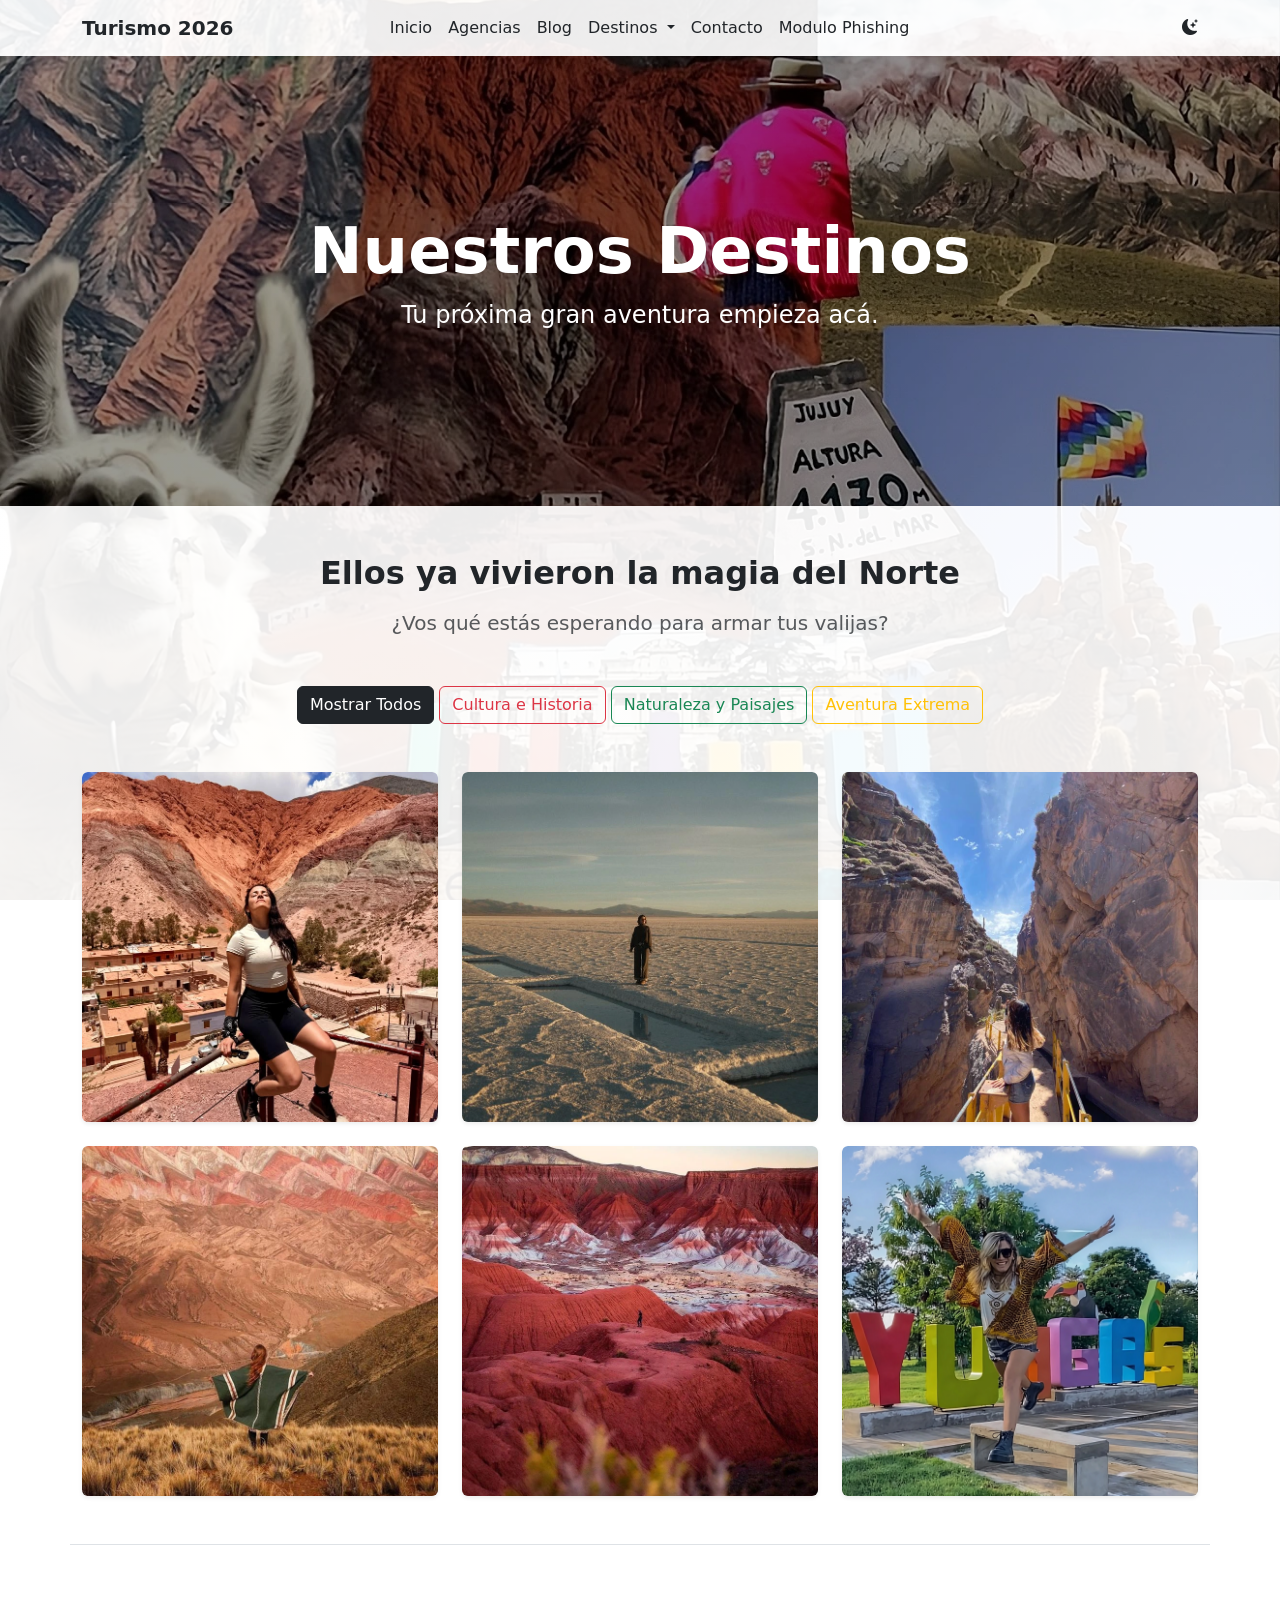
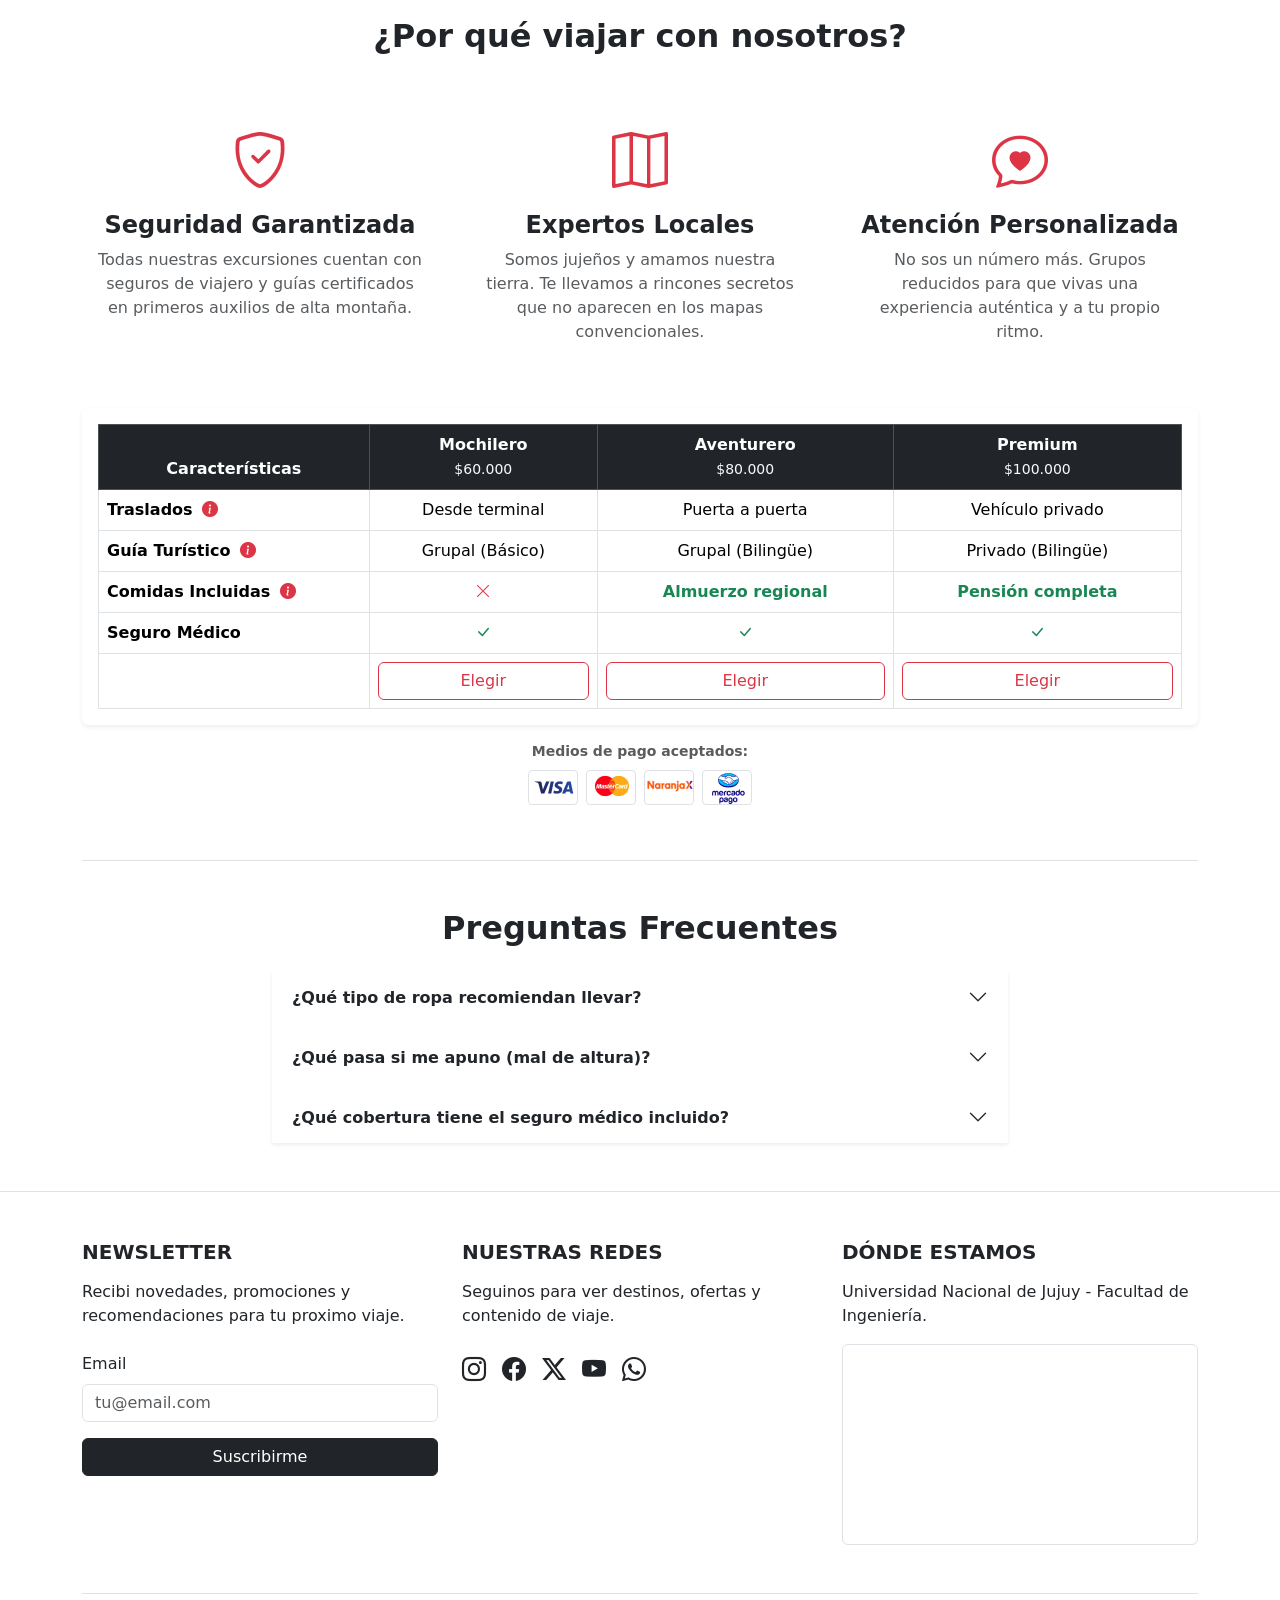
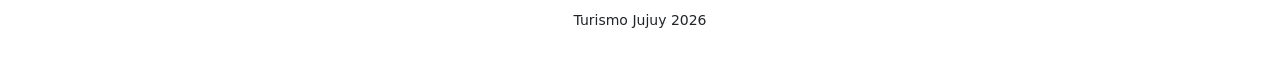
<file: pages/destinos.html>
<!doctype html>
<html lang="es">
  <head>
    <meta charset="UTF-8" />
    <meta name="viewport" content="width=device-width, initial-scale=1.0" />
    <link
      href="https://cdn.jsdelivr.net/npm/bootstrap@5.3.3/dist/css/bootstrap.min.css"
      rel="stylesheet"
    /><!-- Boostrap 5.3.3. -->
    <link
      rel="stylesheet"
      href="https://cdn.jsdelivr.net/npm/bootstrap-icons@1.11.3/font/bootstrap-icons.min.css"
    /><!-- Boostrap Icon-->
    <link rel="stylesheet" href="../assets/css/main.css" />
    <link rel="stylesheet" href="../assets/css/destinos.css" />
    <title>Nuestros Destinos</title>
  </head>

  <body>
    <div id="navbar-placeholder"></div>
    <!--NavBar con JQuery-->
    <header class="hero-destinos text-center text-white d-flex align-items-center justify-content-center">
      <div>
        <h1 class="display-3 fw-bold">Nuestros Destinos</h1>
        <p class="fs-4 lead">Tu próxima gran aventura empieza acá.</p>
      </div>
    </header>

    <!-- Viajeros - galeria de fotos -->

    <main class="container my-5 text-center">
      <h2 class="mb-3 fw-bold">Ellos ya vivieron la magia del Norte</h2>
      <p class="fs-5 text-muted mb-5">¿Vos qué estás esperando para armar tus valijas?</p>

      <div class="mb-5">
        <button class="btn btn-dark btn-filtro" data-filtro="todos">Mostrar Todos</button>
        <button class="btn btn-outline-danger btn-filtro" data-filtro="cultural">Cultura e Historia</button>
        <button class="btn btn-outline-success btn-filtro" data-filtro="naturaleza">Naturaleza y Paisajes</button>
        <button class="btn btn-outline-warning btn-filtro" data-filtro="aventura">Aventura Extrema</button>
      </div>

      <div class="row g-4">
        
        <div class="col-12 col-md-6 col-lg-4 item-filtro cultural">
          <a href="blog.html" class="text-decoration-none">
            <div class="card border-0 shadow-sm overflow-hidden h-100 tarjeta-viajero">
              <img src="../assets/img/purmamarca.webp" class="card-img-top img-galeria" alt="Viajero en Purmamarca">
            </div>
          </a>
        </div>

        <div class="col-12 col-md-6 col-lg-4 item-filtro naturaleza aventura">
          <a href="blog.html" class="text-decoration-none">
            <div class="card border-0 shadow-sm overflow-hidden h-100 tarjeta-viajero">
              <img src="../assets/img/salinas.webp" class="card-img-top img-galeria" alt="Viajero en Salinas">
            </div>
          </a>
        </div>

        <div class="col-12 col-md-6 col-lg-4 item-filtro cultural">
          <a href="blog.html" class="text-decoration-none">
            <div class="card border-0 shadow-sm overflow-hidden h-100 tarjeta-viajero">
              <img src="../assets/img/tilcara.webp" class="card-img-top img-galeria" alt="Viajero en Tilcara">
            </div>
          </a>
        </div>

        <div class="col-12 col-md-6 col-lg-4 item-filtro cultural aventura">
          <a href="blog.html" class="text-decoration-none">
            <div class="card border-0 shadow-sm overflow-hidden h-100 tarjeta-viajero">
              <img src="../assets/img/humahuaca.webp" class="card-img-top img-galeria" alt="Viajero en Humahuaca">
            </div>
          </a>
        </div>

        <div class="col-12 col-md-6 col-lg-4 item-filtro naturaleza">
          <a href="blog.html" class="text-decoration-none">
            <div class="card border-0 shadow-sm overflow-hidden h-100 tarjeta-viajero">
              <img src="../assets/img/valleluna.webp" class="card-img-top img-galeria" alt="Viajero en Valle de la Luna">
            </div>
          </a>
        </div>

        <div class="col-12 col-md-6 col-lg-4 item-filtro naturaleza aventura">
          <a href="blog.html" class="text-decoration-none">
            <div class="card border-0 shadow-sm overflow-hidden h-100 tarjeta-viajero">
              <img src="../assets/img/yungas.webp" class="card-img-top img-galeria" alt="Viajero en Las Yungas">
            </div>
          </a>
        </div>

      </div>

      <div class="row g-4 py-5 mt-5 border-top text-center">
        <h2 class="mb-5 fw-bold">¿Por qué viajar con nosotros?</h2>
        
        <div class="col-md-4">
          <div class="mb-3">
            <i class="bi bi-shield-check text-danger display-4"></i>
          </div>
          <h4 class="fw-bold">Seguridad Garantizada</h4>
          <p class="text-muted px-3">Todas nuestras excursiones cuentan con seguros de viajero y guías certificados en primeros auxilios de alta montaña.</p>
        </div>

        <div class="col-md-4">
          <div class="mb-3">
            <i class="bi bi-map text-danger display-4"></i>
          </div>
          <h4 class="fw-bold">Expertos Locales</h4>
          <p class="text-muted px-3">Somos jujeños y amamos nuestra tierra. Te llevamos a rincones secretos que no aparecen en los mapas convencionales.</p>
        </div>

        <div class="col-md-4">
          <div class="mb-3">
            <i class="bi bi-chat-heart text-danger display-4"></i>
          </div>
          <h4 class="fw-bold">Atención Personalizada</h4>
          <p class="text-muted px-3">No sos un número más. Grupos reducidos para que vivas una experiencia auténtica y a tu propio ritmo.</p>
        </div>
      </div>

      <!-- Tabla de precios responsive (table-responsive) -->


      <div id="precio" class="table-responsive shadow-sm rounded bg-white p-3">
          <table class="table table-bordered text-center align-middle mb-0">
            
            <thead class="table-dark">
              <tr>
                <th scope="col" style="width: 25%;">Características</th>
                <th scope="col">Mochilero <br><small class="text-light fw-normal">$60.000</small></th>
                <th scope="col">Aventurero <br><small class="text-light fw-normal">$80.000</small></th>
                <th scope="col">Premium <br><small class="text-light fw-normal">$100.000</small></th>
              </tr>
            </thead>
            
            <tbody>
              <tr>
                <td class="text-start fw-bold">
                  Traslados 
                  <i class="bi bi-info-circle-fill text-danger ms-1" data-bs-toggle="tooltip" data-bs-placement="right" title="Buscamos a los pasajeros por el hotel o terminal en combis climatizadas"></i>
                </td>
                <td class="celda-hover">Desde terminal</td>
                <td class="celda-hover">Puerta a puerta</td>
                <td class="celda-hover">Vehículo privado</td>
              </tr>
              <tr>
                <td class="text-start fw-bold">
                  Guía Turístico
                  <i class="bi bi-info-circle-fill text-danger ms-1" data-bs-toggle="tooltip" data-bs-placement="right" title="Guías locales certificados por el Ministerio de Turismo de Jujuy"></i>
                </td>
                <td class="celda-hover">Grupal (Básico)</td>
                <td class="celda-hover">Grupal (Bilingüe)</td>
                <td class="celda-hover">Privado (Bilingüe)</td>
              </tr>
              <tr>
                <td class="text-start fw-bold">
                  Comidas Incluidas
                  <i class="bi bi-info-circle-fill text-danger ms-1" data-bs-toggle="tooltip" data-bs-placement="right" title="Opciones vegetarianas y aptas celíacos disponibles avisando con 24hs de anticipación"></i>
                </td>
                <td class="celda-hover text-danger fw-bold"><i class="bi bi-x-lg"></i></td>
                <td class="celda-hover text-success fw-bold">Almuerzo regional</td>
                <td class="celda-hover text-success fw-bold">Pensión completa</td>
              </tr>
              <tr>
                <td class="text-start fw-bold">Seguro Médico</td>
                <td class="celda-hover text-success fw-bold"><i class="bi bi-check-lg"></i></td>
                <td class="celda-hover text-success fw-bold"><i class="bi bi-check-lg"></i></td>
                <td class="celda-hover text-success fw-bold"><i class="bi bi-check-lg"></i></td>
              </tr>
            </tbody>
            
            <tfoot>
              <tr>
                <td></td>
                <td><a href="blog.html" class="btn btn-outline-danger w-100">Elegir</a></td>
                <td><a href="blog.html" class="btn btn-outline-danger w-100">Elegir</a></td>
                <td><a href="blog.html" class="btn btn-outline-danger w-100">Elegir</a></td>
              </tr>
            </tfoot>
            
          </table>
        </div>
      </div>

      <!-- Sprite de pagos -->

      </div> 

        <div class="text-center mt-3 mb-5">
          <p class="text-muted small mb-2 fw-bold">Medios de pago aceptados:</p>
          <div class="d-inline-flex gap-2">
            <span class="sprite-pago tarjeta-visa" title="Visa"></span>
            <span class="sprite-pago tarjeta-master" title="Mastercard"></span>
            <span class="sprite-pago tarjeta-naranja" title="Tarjeta Naranja"></span>
            <span class="sprite-pago tarjeta-mp" title="Mercado Pago"></span>
          </div>
        </div>

      </div> <div class="mt-5 pt-5 border-top text-start">
        <h2 class="mb-4 fw-bold text-center">Preguntas Frecuentes</h2>
        <div class="row justify-content-center">
          <div class="col-lg-8">
            <div class="accordion shadow-sm" id="accordionFAQ">
              
              <div class="accordion-item border-0 mb-2 rounded">
                <h2 class="accordion-header">
                  <button class="accordion-button collapsed rounded fw-bold" type="button" data-bs-toggle="collapse" data-bs-target="#faq1">
                    ¿Qué tipo de ropa recomiendan llevar?
                  </button>
                </h2>
                <div id="faq1" class="accordion-collapse collapse" data-bs-parent="#accordionFAQ">
                  <div class="accordion-body text-muted">
                    Recomendamos vestirse "en capas" (tipo cebolla). Durante el día, el sol en la Quebrada y Puna es muy fuerte, pero al caer la tarde la temperatura baja drásticamente. ¡No te olvides de un buen protector solar, lentes de sol y calzado cómodo para trekking!
                  </div>
                </div>
              </div>

              <div class="accordion-item border-0 mb-2 rounded">
                <h2 class="accordion-header">
                  <button class="accordion-button collapsed rounded fw-bold" type="button" data-bs-toggle="collapse" data-bs-target="#faq2">
                    ¿Qué pasa si me apuno (mal de altura)?
                  </button>
                </h2>
                <div id="faq2" class="accordion-collapse collapse" data-bs-parent="#accordionFAQ">
                  <div class="accordion-body text-muted">
                    Es normal sentir un poco de fatiga en destinos altos como Salinas Grandes. Nuestros guías están capacitados para asistirte y llevamos oxígeno en todos nuestros vehículos por precaución. Te recomendamos comer liviano, tomar mucha agua y, si te animás, ¡probar un té de coca!
                  </div>
                </div>
              </div>

              <div class="accordion-item border-0 rounded">
                <h2 class="accordion-header">
                  <button class="accordion-button collapsed rounded fw-bold" type="button" data-bs-toggle="collapse" data-bs-target="#faq3">
                    ¿Qué cobertura tiene el seguro médico incluido?
                  </button>
                </h2>
                <div id="faq3" class="accordion-collapse collapse" data-bs-parent="#accordionFAQ">
                  <div class="accordion-body text-muted">
                    Todas nuestras experiencias cuentan con un seguro de asistencia al viajero integral diseñado para turismo de aventura en el Norte. Cubre desde atención médica inmediata hasta traslados de emergencia si fuera necesario. Trabajamos con empresas líderes para que vos solo te preocupes por disfrutar el paisaje.
                  </div>
                </div>
              </div>

            </div>
          </div>
        </div>
      </div>

      

    </main>

    <div id="footer-placeholder"></div>
    <!--Footer con JQuery-->
  </body>
  <script src="https://code.jquery.com/jquery-3.7.1.min.js"></script>
  <script src="https://cdn.jsdelivr.net/npm/bootstrap@5.3.3/dist/js/bootstrap.bundle.min.js"></script>
  <script src="../assets/js/main.js"></script>
  <script src="../assets/js/destinos.js"></script>
</html>
</file>
<file: assets/css/main.css>
/* Colores para el Modo Claro (por defecto) */
[data-bs-theme="light"] {
    --layouts-bg-custom: #17734a; /* Un verde Jujuy */
    --layouts-link-color: #ffffff;
    --layouts-text-color: #ffffff;
    
}

/* Colores para el Modo Oscuro */
[data-bs-theme="dark"] {
    --layouts-bg-custom: #1a1a1a; /* Un gris casi negro */
    --layouts-link-color: #ffffff;
    --layouts-text-color: #ffffff;
}

/* Aplicamos la variable a una clase personalizada */
.layouts-custom {
    background-color: var(--layouts-bg-custom) !important;
    transition: background-color 0.3s ease; /* Para que el cambio no sea brusco */
    color: var(--layouts-text-color) ;
}

.layouts-custom .nav-link {
    color: var(--layouts-link-color) !important;
    
}

.layouts-custom .navbar-brand,
.layouts-custom .navbar-brand:hover,
.layouts-custom .navbar-brand:focus {
    color: var(--layouts-text-color) !important;
}

.layouts-custom .text-body,
.layouts-custom .text-body-secondary,
.layouts-custom p,
.layouts-custom label,
.layouts-custom h1,
.layouts-custom h2,
.layouts-custom h3,
.layouts-custom h4,
.layouts-custom h5,
.layouts-custom h6,
.layouts-custom .small {
    color: var(--layouts-text-color) !important;
}
</file>
<file: assets/css/home.css>
.hero-yt {
    position: absolute;
    border: 0;
    opacity: 90%;
    pointer-events: none;
}

.card-img-custom {
    height: 300px;
    object-fit: cover;
    width: 100%;
}

.viajero {
    width: 100px;
    height: 100px;
    object-fit: cover
}

.fst-italic {
    max-width: 800px;
}

/* Animación de cards */
.card-animate {
    opacity: 0;
    transition: opacity 0.6s ease-out;
}

.card-animate.visible {
    opacity: 1;
}
</file>
<file: assets/css/agencias.css>
#container {
    display: grid;
    grid-template-columns: repeat(3, 1fr);
    gap: 30px;
    padding: 0 100px;
}

p, li {
    font-size: 19px;
    font-weight: 700;
    line-height: 1.1;
}

ul {
    margin: 0;
    padding-left: 20px;
}

.card {
    perspective: 1000px;
    height: 450px;
    cursor: pointer;
}

.interior {
    position: relative;
    width: 100%;
    height: 100%;
    transition: transform 0.8s;
    transform-style: preserve-3d;
    /* Cambiamos el color black por una variable */
    border: 3px solid var(--border-card, black);
    border-radius: 10px;
}

.card.flipped .interior {
    transform: rotateY(180deg);
}

.frontal, .trasera {
    position: absolute;
    width: 100%;
    height: 100%;
    backface-visibility: hidden;
    border-radius: 8px;
    overflow: hidden;
}

/* Parte delantera - SOLO la imagen */
.frontal {
    /* Cambiamos el white por una variable */
    background: var(--bg-frontal, white);
    display: flex;
    align-items: center;
    justify-content: center;
}

.frontal img {
    width: 100%;
    height: 100%;
    object-fit:contain;
}

/* Parte trasera - SOLO texto y estrellas */
.trasera {
    /* Cambiamos el #f5f5f5 por una variable */
    background: var(--bg-trasera, #f5f5f5);  
    transform: rotateY(180deg);
    padding: 20px;
    display: flex;
    flex-direction: column;
    overflow-y: auto;
    text-align: center;
}

.trasera p {
    font-size: 18px;
    font-weight: 700;
    margin-bottom: 10px;
}

.trasera ul {
    text-align: left;
    font-size: 15px;
}

.trasera li {
    font-size: 16px;
    font-weight: 500;
    margin-bottom: 5px;
}

.estrellas {
    display: flex;
    flex-direction: row-reverse;
    justify-content: center;
    margin-top: auto;
    padding-top: 15px;
}

.estrellas input {
    display: none;
}

.estrellas label {
    font-size: 25px;
    color: #ddd;
    cursor: pointer;
    transition: transform 0.2s, color 0.2s;
}

.estrellas label:hover,
.estrellas label:hover ~ label,
.estrellas input:checked ~ label {
    color: gold;
}

.estrellas label:hover {
    transform: scale(1.2);
}

/* RESPONSIVE */
@media (max-width: 992px) {
    #container {
        grid-template-columns: repeat(2, 1fr);
        padding: 0 50px;
    }
}

@media (max-width: 576px) {
    #container {
        grid-template-columns: 1fr;
        padding: 0 20px;
    }
}

/* --- MAGIA DEL DARK MODE PARA LAS AGENCIAS --- */
[data-bs-theme="dark"] body {
    /* Fondo oscuro para la parte de adelante */
    --bg-frontal: #212529; 
    /* Fondo apenas más claro para la parte de atrás (texto) */
    --bg-trasera: #2b3035; 
    /* Borde gris oscuro para que no desentone */
    --border-card: #495057; 
}
</file>
<file: assets/css/contacto.css>
/* ── FUENTE ── */
@import url('https://fonts.googleapis.com/css2?family=Playfair+Display:wght@700&family=DM+Sans:wght@400;600&display=swap');

/* ── VARIABLES ── */
:root {
  --accent:      var(--layouts-bg-custom, #17734a);
  --accent-glow: rgba(23,115,74,.25);
  --radius:      14px;
  --t:           .22s ease;
}

body {
  font-family: 'DM Sans', sans-serif;
  background-image:
    linear-gradient(var(--bg-overlay, rgba(245,250,247,.93)),
                    var(--bg-overlay, rgba(245,250,247,.93))),
    url('../img/Cerro_de_los_siete_colores.jpg');
  background-size: cover;
  background-position: center;
}
[data-bs-theme="dark"] body {
  --bg-overlay: rgba(15,22,18,.94);
}

.hero-contacto {
  background-image:
    linear-gradient(rgba(0,0,0,.5), rgba(0,0,0,.5)),
    url('../img/Cerro_de_los_siete_colores.jpg');
  background-size: cover;
  background-position: center 30%;
  height: 48vh;
  min-height: 260px;
}

.hero-contacto h1 {
  font-family: 'Playfair Display', serif;
  text-shadow: 0 2px 12px rgba(0,0,0,.35);
}

.caja-translucida {
  background: rgba(255,255,255,.90);
  border-radius: var(--radius);
  border: 1px solid rgba(255,255,255,.6);
  box-shadow: 0 4px 20px rgba(0,0,0,.08);
  transition: box-shadow var(--t);
}
.caja-translucida:hover {
  box-shadow: 0 8px 32px rgba(0,0,0,.13);
}
[data-bs-theme="dark"] .caja-translucida {
  background: rgba(20,32,26,.90);
  border-color: rgba(255,255,255,.07);
}

.caja-translucida .bi {
  transition: transform var(--t);
}
.caja-translucida:hover .bi {
  transform: translateY(-3px);
}

.form-label {
  font-size: .72rem;
  letter-spacing: .06em;
}

.form-control,
.form-select {
  border-radius: 8px;
  font-family: 'DM Sans', sans-serif;
  transition: border-color var(--t), box-shadow var(--t);
}
.form-control:focus,
.form-select:focus {
  border-color: var(--accent);
  box-shadow: 0 0 0 3px var(--accent-glow);
}

.form-control.is-valid,
.form-select.is-valid,
.form-control.is-invalid,
.form-select.is-invalid {
  background-image: none;
  padding-right: .9rem;
}

textarea.form-control {
  resize: vertical;
  min-height: 120px;
}

[data-bs-theme="dark"] .form-control:focus,
[data-bs-theme="dark"] .form-select:focus {
  border-color: var(--accent);
  box-shadow: 0 0 0 3px var(--accent-glow);
}

.form-check-input:checked {
  background-color: var(--accent);
  border-color: var(--accent);
}
.form-check-input:focus {
  box-shadow: 0 0 0 3px var(--accent-glow);
}


.contacto-feedback {
  font-size: .75rem;
  font-weight: 500;
  min-height: 1rem;
  margin-top: .25rem;
}
.contacto-feedback.ok  { color: #198754; }
.contacto-feedback.err { color: #dc3545; }
[data-bs-theme="dark"] .contacto-feedback.ok  { color: #3fb950; }
[data-bs-theme="dark"] .contacto-feedback.err { color: #f85149; }
#charCount { font-size: .75rem; }
#charCount.warn { color: #e08b00; font-weight: 600; }
#charCount.over { color: #dc3545; font-weight: 700; }

/* 
   TÍTULO Y LINKS
 */
.contacto-titulo-form {
  font-family: 'Playfair Display', serif;
  color: var(--accent);
}
.contacto-link {
  color: var(--accent);
  text-underline-offset: 3px;
}
#btnSubmit {
  border-radius: 50px;
  transition: transform var(--t), box-shadow var(--t), opacity var(--t);
}
#btnSubmit:not(:disabled):hover {
  transform: translateY(-2px);
  box-shadow: 0 6px 18px var(--accent-glow);
}
#btnSubmit:disabled { opacity: .42; cursor: not-allowed; }

#spinnerOverlay {
  display: none;
  position: fixed; inset: 0; z-index: 9999;
  background: rgba(0,0,0,.6);
  align-items: center;
  justify-content: center;
  flex-direction: column;
  gap: .75rem;
}
#spinnerOverlay.activo { display: flex; }
#spinnerOverlay .spinner-border {
  width: 3rem; height: 3rem;
  color: var(--accent) !important;
}
#spinnerOverlay p { color: rgba(255,255,255,.85); }

.modal-content {
  border-radius: var(--radius);
  overflow: hidden;
}
.contacto-icon-ok { color: var(--accent); }

[data-bs-theme="dark"] .modal-content {
  background: #141f18;
  border-color: rgba(255,255,255,.08);
}

/*
   ANIMACIÓN DE ENTRADA (CSS puro, sin JS)
   Solo en las 3 cards info — liviana y rápida.
 */
@keyframes fadeUp {
  from { opacity: 0; transform: translateY(16px); }
  to   { opacity: 1; transform: translateY(0); }
}
.row.g-4 .col-12:nth-child(1) .caja-translucida { animation: fadeUp .4s ease .05s both; }
.row.g-4 .col-12:nth-child(2) .caja-translucida { animation: fadeUp .4s ease .12s both; }
.row.g-4 .col-12:nth-child(3) .caja-translucida { animation: fadeUp .4s ease .20s both; }

/*
   RESPONSIVE
   Bootstrap maneja col-*, d-*, text-* breakpoints.
   Solo ajustes puntuales que Bootstrap no cubre.
 */
@media (max-width: 576px) {
  .hero-contacto { height: 40vh; }
  #btnSubmit { width: 100%; }
}
</file>
<file: assets/css/destinos.css>
/* --- 1. FONDO GENERAL (El efecto "Lavado") --- */
body {
  background-image: linear-gradient(var(--bg-overlay, rgba(255, 255, 255, 0.92)), var(--bg-overlay, rgba(255, 255, 255, 0.92))), url('../img/fondodestinos.webp');
  background-size: cover;
  background-position: center;
  background-attachment: fixed;
  /* Definimos el color por defecto (claro) */
  --bg-overlay: rgba(255, 255, 255, 0.92);
}

/* Y acá está la magia para el Dark Mode de Bootstrap */
[data-bs-theme="dark"] body {
  /* Cuando se activa el modo oscuro, el overlay se vuelve gris oscuro/negro */
  --bg-overlay: rgba(33, 37, 41, 0.95);
}

/* --- 2. EL BANNER (La "Ventana" clara) --- */
.hero-destinos {
  /* Acá usamos una capa oscura suave (0.4) para que la imagen se vea clara y el texto resalte */
  background-image: linear-gradient(rgba(0, 0, 0, 0.4), rgba(0, 0, 0, 0.4)), url('../img/fondodestinos.webp');
  background-size: cover;
  background-position: center;
  background-attachment: fixed; /* Esto hace que coincida perfecto con el fondo del body */
  height: 50vh;
  width: 100%;
  display: flex;
  align-items: center;
  justify-content: center;
}

/* --- 3. EL EFECTO TRANSLÚCIDO PARA EL CONTENIDO --- */
.caja-translucida {
  background-color: rgba(255, 255, 255, 0.85); /* Blanco con 85% de opacidad (deja ver el fondo) */
  border-radius: 15px; /* Bordes un poco redondeados para que quede más suave */
  padding: 40px; /* Espacio interno para que no quede todo apretado */
}

/* --- 4. GALERÍA DE VIAJEROS --- */
.img-galeria {
  height: 350px;
  object-fit: cover; /* Evita que las caras de los viajeros se deformen */
  transition: transform 0.4s ease; /* Prepara el efecto de zoom */
}

/* Esta clase va a activar el Jquery */
.zoom-activo .img-galeria {
  transform: scale(1.08);
}

/* Estilo para los iconos de características */
.bi-shield-check, .bi-map, .bi-chat-heart {
  transition: transform 0.3s ease;
  display: inline-block;
}

/* Pequeña animación cuando pasas el mouse por la columna */
.col-md-4:hover i {
  transform: translateY(-10px) scale(1.1);
}


/* ---  SPRITE PARA MEDIOS DE PAGO --- */
.sprite-pago {
  display: inline-block;
  width: 50px;  /* El ancho que le dimos a cada logo */
  height: 35px; /* El alto de cada logo */
  
  /* Llamamos a la imagen que contiene todos los logos juntos */
  background-image: url('../img/sprite-pagos.png');
  background-repeat: no-repeat;
  
  /* Un bordecito suave para que parezcan tarjetas de verdad */
  border: 1px solid #dee2e6;
  border-radius: 4px;
  background-color: white; /* Por si tu PNG tiene fondo transparente */
}

/* Movemos la imagen de fondo 50px a la izquierda por cada tarjeta */
.tarjeta-visa {
  background-position: 0 0; 
}

.tarjeta-master {
  background-position: -50px 0; 
}

.tarjeta-naranja {
  background-position: -100px 0; 
}

.tarjeta-mp {
  background-position: -150px 0; 
}
</file>
